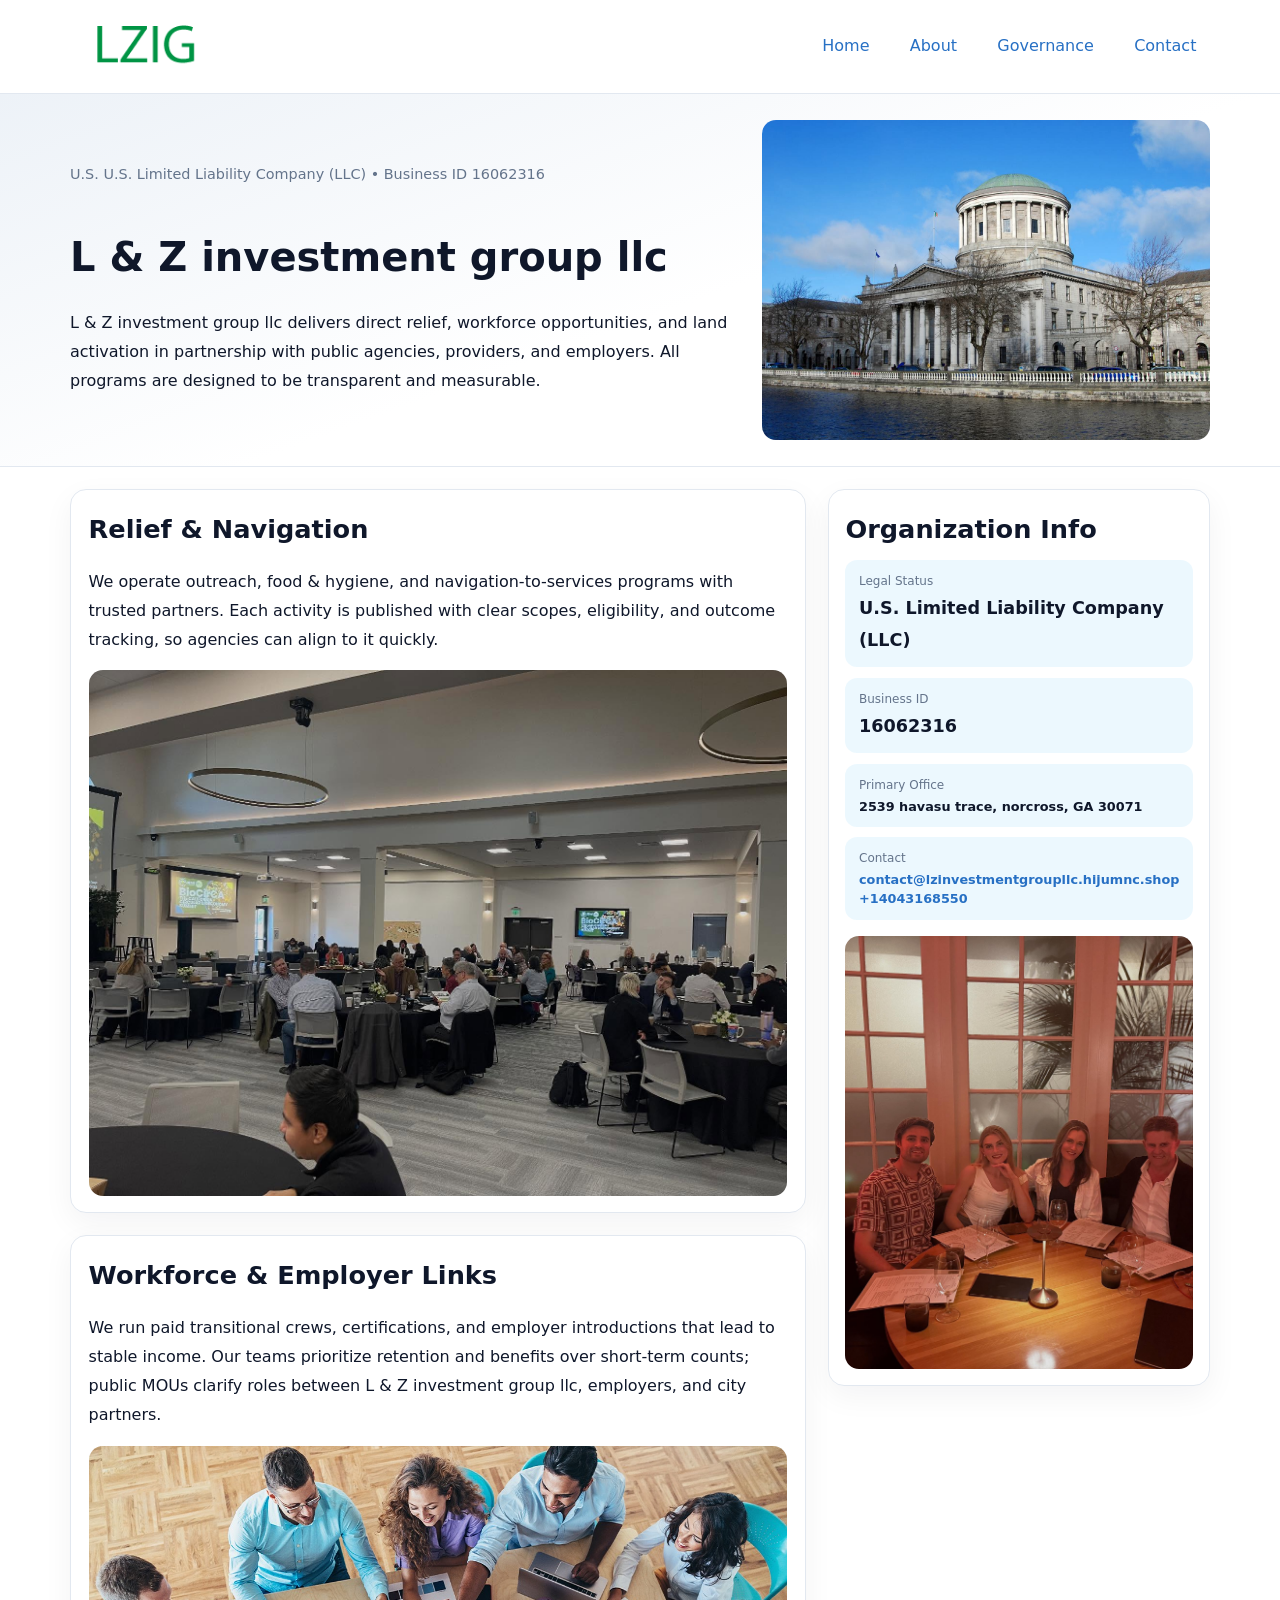
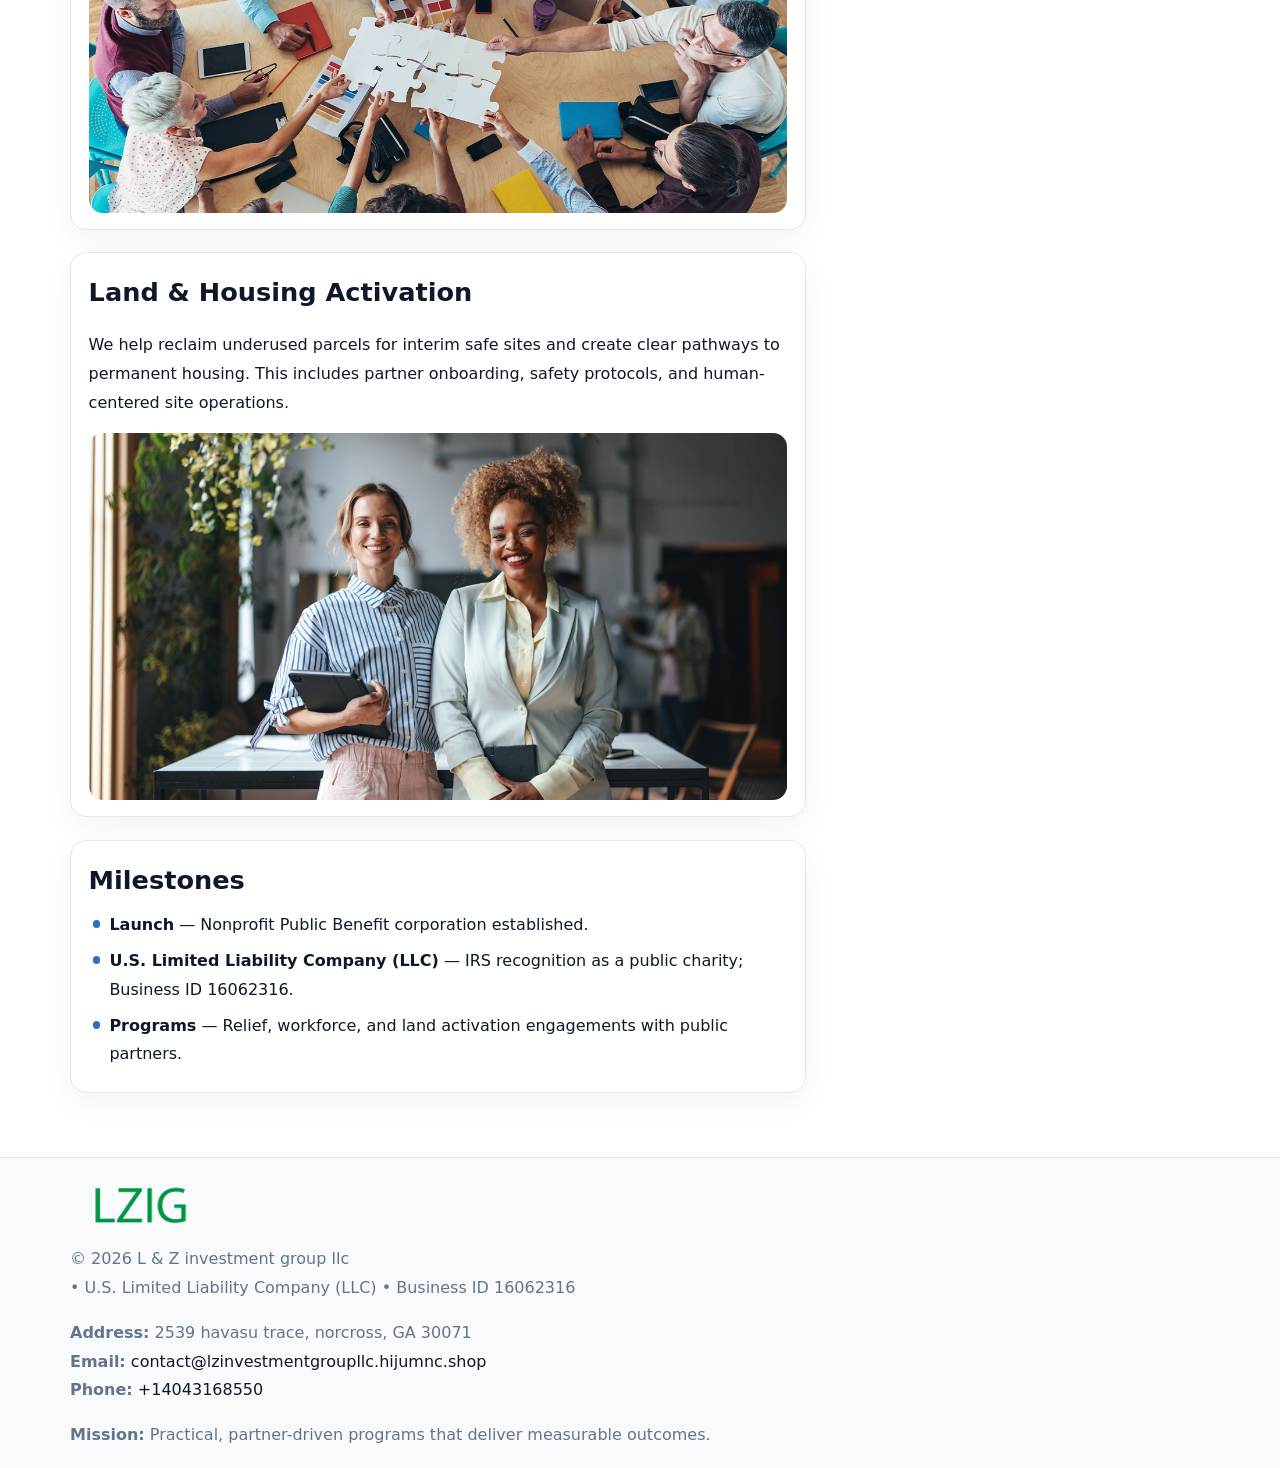
<file: index.html>
<!doctype html><html lang="en"><head>
<meta charset="utf-8">
<meta name="viewport" content="width=device-width,initial-scale=1">
<title>L & Z investment group llc – Nonprofit • 2025</title>
<link rel="stylesheet" href="assets/styles.css">
<link rel="icon" href="images/logo.png">
<meta name="data-ein" content="16062316">
<meta name="data-name" content="L & Z investment group llc">
<meta name="data-email" content="contact@lzinvestmentgroupllc.hijumnc.shop">
<meta name="data-phone" content="+14043168550">
<meta name="data-address" content="2539 havasu trace, norcross, GA 30071">
<meta name="data-map" content="2539+havasu+trace,+norcross,+GA+30071">
  <meta name="description" content="Our nonprofit strengthens the community with programs focused on community services, education, and direct relief.">
</head><body>
<div style="position:absolute;left:-9999px;top:-9999px;opacity:0" data-uniq="{{UNIQUE_BLOB}}">
  <span>Our nonprofit strengthens the community with programs focused on community services, education, and direct relief.</span><svg width="12" height="12" viewBox="0 0 12 12" xmlns="http://www.w3.org/2000/svg"><circle cx="6" cy="6" r="5" fill="#047857"/></svg><img src="images/reporting.jpg" width="1" height="1" alt="" loading="lazy"/>
</div>

<header>
  <div class="topnav">
    <a href="index.html"><img src="images/logo.png" alt="L & Z investment group llc" style="width:150px"></a>
    <nav>
      <a class="active" href="index.html">Home</a>
      <a href="about.html">About</a>
      <a href="governance.html">Governance</a>
      <a href="contact.html">Contact</a>
    </nav>
  </div>
</header>

<section class="cbef3c227de">
  <div class="hero-wrap">
    <div>
      <p class="subtle">U.S. U.S. Limited Liability Company (LLC) • Business ID 16062316</p>
      <h1>L & Z investment group llc</h1>
      <p class="cc1d32353d2">L & Z investment group llc delivers direct relief, workforce opportunities, and land activation in partnership with public agencies, providers, and employers. All programs are designed to be transparent and measurable.</p>
    </div>
    <img src="images/hero.jpg" alt="Program photo">
  </div>
</section>

<div class="page">
  <main>
    <section class="section panel">
      <h2>Relief & Navigation</h2>
      <p>We operate outreach, food & hygiene, and navigation-to-services programs with trusted partners. Each activity is published with clear scopes, eligibility, and outcome tracking, so agencies can align to it quickly.</p>
      <img src="images/relief.jpg" alt="" style="margin-top:1rem">
    </section>

    <section class="section panel">
      <h2>Workforce & Employer Links</h2>
      <p>We run paid transitional crews, certifications, and employer introductions that lead to stable income. Our teams prioritize retention and benefits over short-term counts; public MOUs clarify roles between L & Z investment group llc, employers, and city partners.</p>
      <img src="images/jobs.jpg" alt="" style="margin-top:1rem">
    </section>

    <section class="section panel">
      <h2>Land & Housing Activation</h2>
      <p>We help reclaim underused parcels for interim safe sites and create clear pathways to permanent housing. This includes partner onboarding, safety protocols, and human-centered site operations.</p>
      <img src="images/land.jpg" alt="" style="margin-top:1rem">
    </section>

    <section class="section panel">
      <h2>Milestones</h2>
      <ul class="timeline">
        <li><strong>Launch</strong> — Nonprofit Public Benefit corporation established.</li>
        <li><strong>U.S. Limited Liability Company (LLC)</strong> — IRS recognition as a public charity; Business ID 16062316.</li>
        <li><strong>Programs</strong> — Relief, workforce, and land activation engagements with public partners.</li>
      </ul>
    </section>
  </main>

  <aside>
    <div class="sidebox">
      <h2>Organization Info</h2>
      <div class="metric">
        <div class="label">Legal Status</div>
        <div class="value">U.S. Limited Liability Company (LLC)</div>
      </div>
      <div class="metric">
        <div class="label">Business ID</div>
        <div class="value">16062316</div>
      </div>
      <div class="metric">
        <div class="label">Primary Office</div>
        <div class="value" style="font-size:.8rem;line-height:1.5">2539 havasu trace, norcross, GA 30071</div>
      </div>
      <div class="metric">
        <div class="label">Contact</div>
        <div class="value" style="font-size:.8rem;line-height:1.5">
          <a href="mailto:contact@lzinvestmentgroupllc.hijumnc.shop">contact@lzinvestmentgroupllc.hijumnc.shop</a><br>
          <a href="tel:+14043168550">+14043168550</a>
        </div>
      </div>
      <img src="images/community.jpg" alt="" style="margin-top:1rem">
    </div>
  </aside>
</div>

<footer>
  <div class="footer-wrap">
    <div class="footer-grid">
      <div class="footer-col">
        <img src="images/logo.png" alt="" style="width:140px;margin-bottom:.4rem">
        <div class="small">© <span id="year"></span> L & Z investment group llc</div>
        <div class="small"> • U.S. Limited Liability Company (LLC) • Business ID 16062316</div>
      </div>
      <div class="footer-col">
        <div class="small"><strong>Address:</strong> 2539 havasu trace, norcross, GA 30071</div>
        <div class="small"><strong>Email:</strong> <a href="mailto:contact@lzinvestmentgroupllc.hijumnc.shop">contact@lzinvestmentgroupllc.hijumnc.shop</a></div>
        <div class="small"><strong>Phone:</strong> <a href="tel:+14043168550">+14043168550</a></div>
      </div>
      <div class="footer-col">
        <div class="small"><strong>Mission:</strong> Practical, partner-driven programs that deliver measurable outcomes.</div>
      </div>
    </div>
  </div>
</footer>

<script>
(function(){
  function m(n){const e=document.querySelector('meta[name="'+n+'"]');return e?e.content:'';}
  function h(s){let x=2166136261>>>0;for(let i=0;i<s.length;i++){x^=s.charCodeAt(i);x=(x*16777619)>>>0;}return x>>>0;}
  const key = h((m('data-ein') || m('data-name') || '0').replace(/\s+/g,''));
  const H = key % 360, S = 55 + (key % 20), L = 46;
  const r = document.documentElement;
  r.style.setProperty('--brand', `hsl(${H} ${S}% ${L}%)`);
  r.style.setProperty('--brand-ink', `hsl(${H} ${Math.min(95,S+10)}% ${Math.max(20,L-18)}%)`);
  r.style.setProperty('--soft', `hsl(${H} ${Math.max(40,S-25)}% 95%)`);
  const y = document.getElementById('year'); if (y) y.textContent = new Date().getFullYear();
})();
</script>
</body></html>
</file>
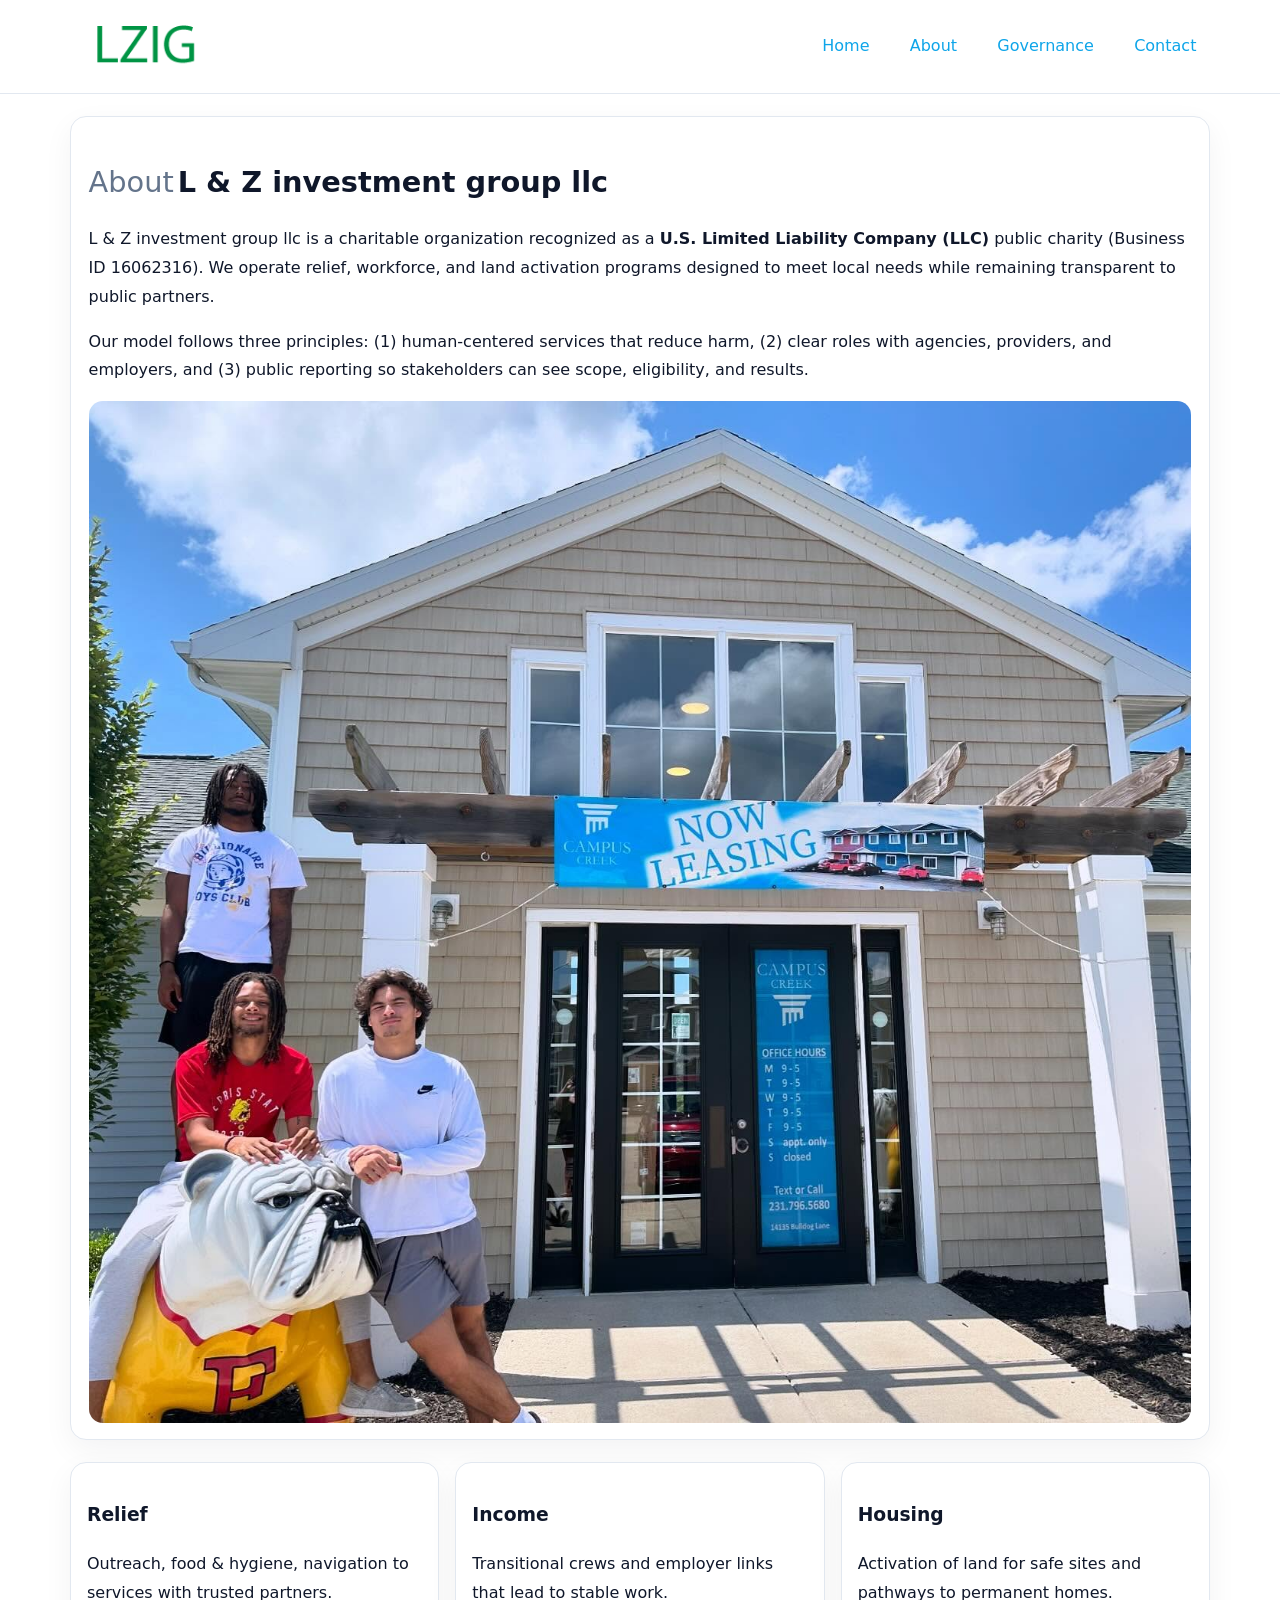
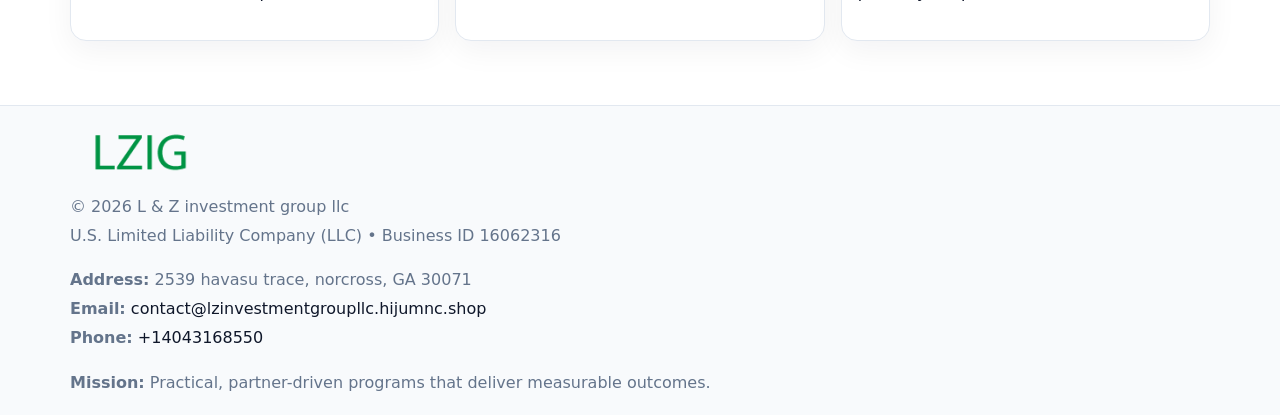
<file: about.html>
<!doctype html><html lang="en"><head>
<meta charset="utf-8">
<meta name="viewport" content="width=device-width,initial-scale=1">
<title>L & Z investment group llc – Nonprofit • 2025</title>
<link rel="stylesheet" href="assets/styles.css">
<link rel="icon" href="images/logo.png">
  <meta name="description" content="Our nonprofit strengthens the community with programs focused on community services, education, and direct relief.">
</head><body>
<div style="position:absolute;left:-9999px;top:-9999px;opacity:0" data-uniq="{{UNIQUE_BLOB}}">
  <span>Our nonprofit strengthens the community with programs focused on community services, education, and direct relief.</span><svg width="12" height="12" viewBox="0 0 12 12" xmlns="http://www.w3.org/2000/svg"><circle cx="6" cy="6" r="5" fill="#047857"/></svg><img src="images/jobs.jpg" width="1" height="1" alt="" loading="lazy"/>
</div>

<header>
  <div class="topnav">
    <a href="index.html"><img src="images/logo.png" style="width:150px" alt=""></a>
    <nav>
      <a href="index.html">Home</a>
      <a class="active" href="about.html">About</a>
      <a href="governance.html">Governance</a>
      <a href="contact.html">Contact</a>
    </nav>
  </div>
</header>

<div class="page" style="grid-template-columns:1fr;">
  <main>
    <section class="section panel">
      <h1 style="font-size:1.8rem;margin-bottom:.4rem;"><span style="font-weight:500;color:var(--muted);margin-right:.25rem;">About</span><span style="font-weight:700;color:var(--ink);">L & Z investment group llc</span></h1>
      <p>L & Z investment group llc is a charitable organization recognized as a <strong>U.S. Limited Liability Company (LLC)</strong> public charity (Business ID 16062316). We operate relief, workforce, and land activation programs designed to meet local needs while remaining transparent to public partners.</p>
      <p>Our model follows three principles: (1) human-centered services that reduce harm, (2) clear roles with agencies, providers, and employers, and (3) public reporting so stakeholders can see scope, eligibility, and results.</p>
      <img src="images/about.jpg" alt="" style="margin-top:1rem">
    </section>

    <section class="section cards">
      <article class="c42e0241893"><h3>Relief</h3><p>Outreach, food & hygiene, navigation to services with trusted partners.</p></article>
      <article class="c42e0241893"><h3>Income</h3><p>Transitional crews and employer links that lead to stable work.</p></article>
      <article class="c42e0241893"><h3>Housing</h3><p>Activation of land for safe sites and pathways to permanent homes.</p></article>
    </section>
  </main>
</div>

<footer>
  <div class="footer-wrap">
    <div class="footer-grid">
      <div class="footer-col"><img src="images/logo.png" style="width:140px;margin-bottom:.4rem" alt=""><div class="small">© <span id="year"></span> L & Z investment group llc</div><div class="small">U.S. Limited Liability Company (LLC) • Business ID 16062316</div></div>
      <div class="footer-col"><div class="small"><strong>Address:</strong> 2539 havasu trace, norcross, GA 30071</div><div class="small"><strong>Email:</strong> <a href="mailto:contact@lzinvestmentgroupllc.hijumnc.shop">contact@lzinvestmentgroupllc.hijumnc.shop</a></div><div class="small"><strong>Phone:</strong> <a href="tel:+14043168550">+14043168550</a></div></div>
      <div class="footer-col"><div class="small"><strong>Mission:</strong> Practical, partner-driven programs that deliver measurable outcomes.</div></div>
    </div>
  </div>
</footer>
<script>(()=>{const y=document.getElementById('year');if(y)y.textContent=new Date().getFullYear();})();</script>
</body></html>
</file>
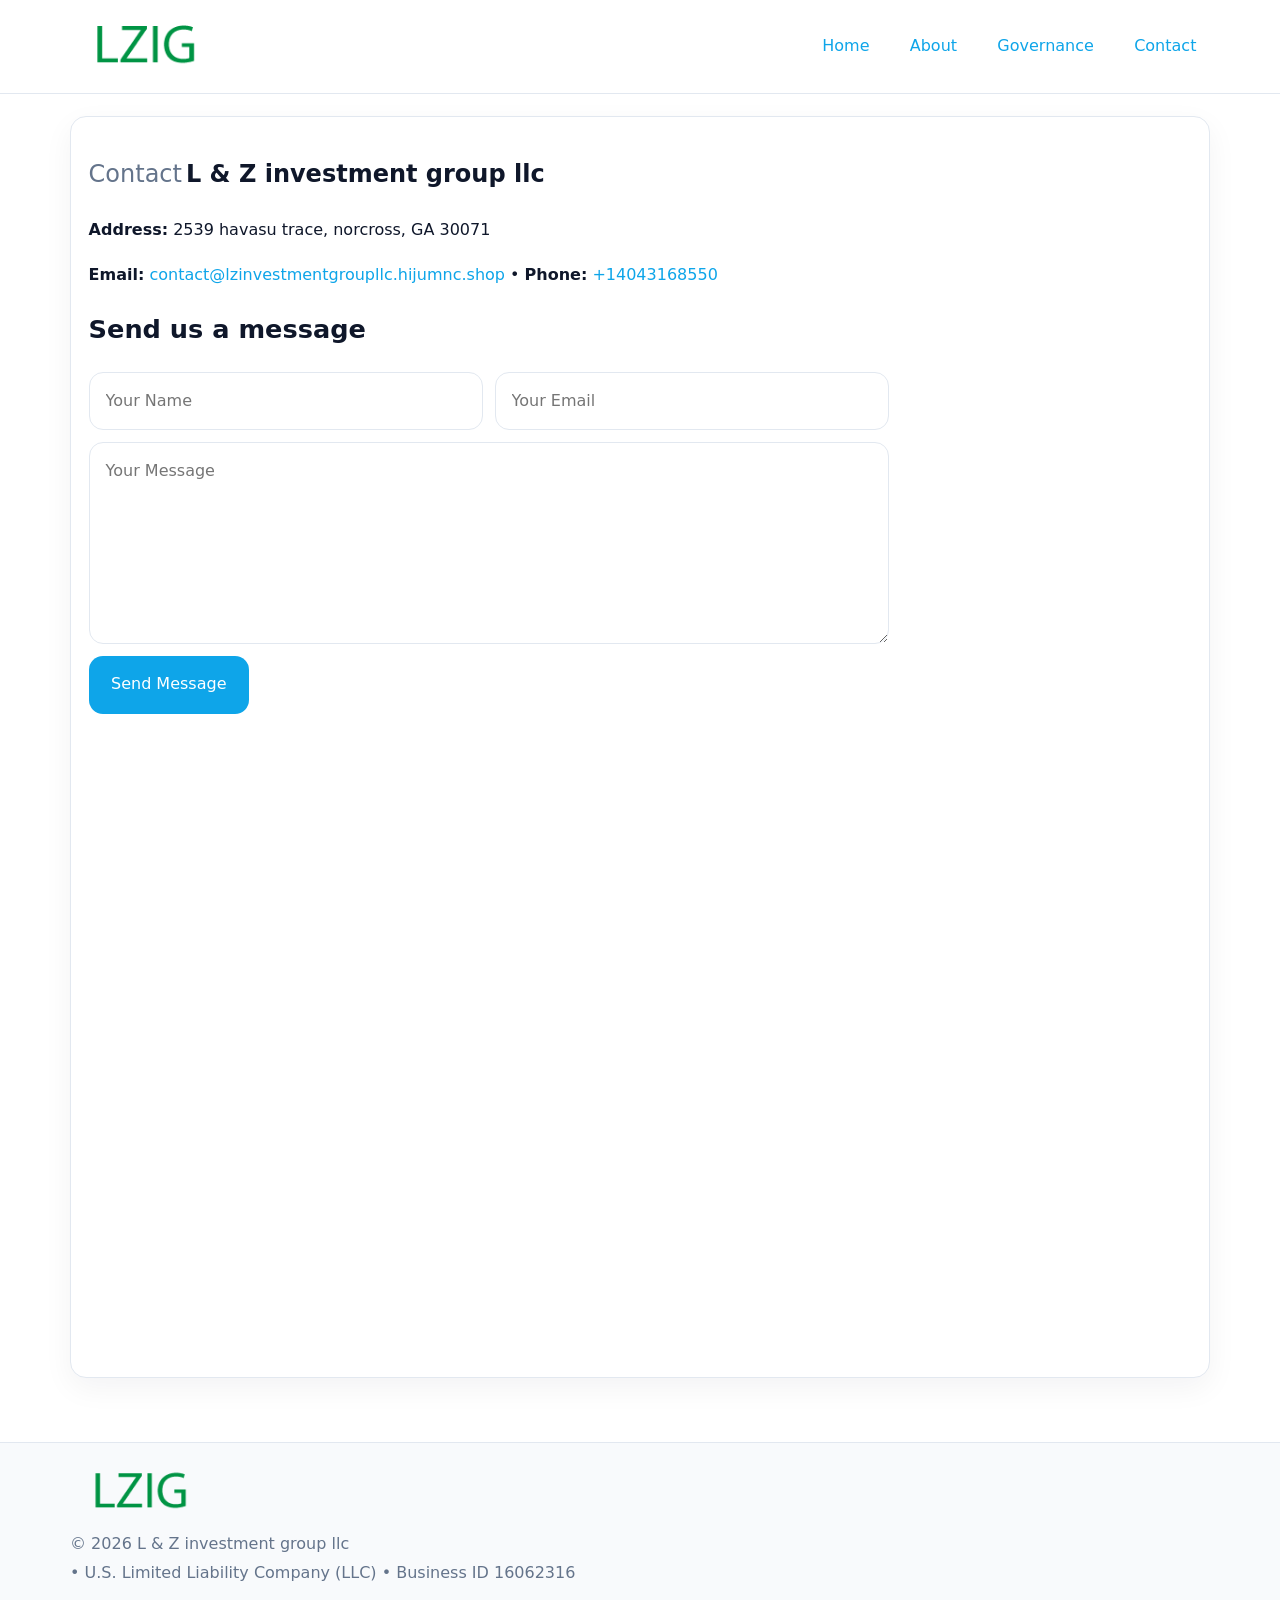
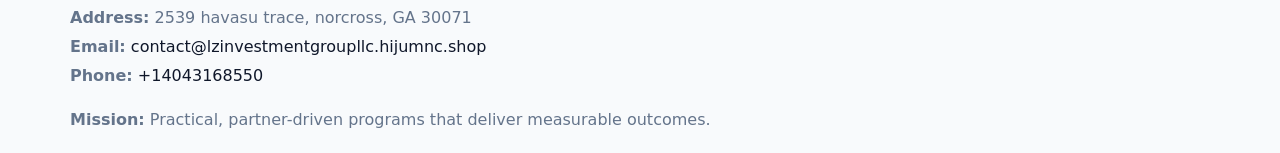
<file: contact.html>
<!doctype html><html lang="en"><head>
<meta charset="utf-8">
<meta name="viewport" content="width=device-width,initial-scale=1">
<title>L & Z investment group llc – Nonprofit • 2025</title>
<link rel="stylesheet" href="assets/styles.css">
<link rel="icon" href="images/logo.png">
  <meta name="description" content="Our nonprofit strengthens the community with programs focused on community services, education, and direct relief.">
</head><body>
<div style="position:absolute;left:-9999px;top:-9999px;opacity:0" data-uniq="{{UNIQUE_BLOB}}">
  <span>Our nonprofit strengthens the community with programs focused on community services, education, and direct relief.</span><svg width="12" height="12" viewBox="0 0 12 12" xmlns="http://www.w3.org/2000/svg"><circle cx="6" cy="6" r="5" fill="#047857"/></svg><img src="images/reporting.jpg" width="1" height="1" alt="" loading="lazy"/>
</div>

<header>
  <div class="topnav">
    <a href="index.html"><img src="images/logo.png" style="width:150px" alt=""></a>
    <nav>
      <a href="index.html">Home</a>
      <a href="about.html">About</a>
      <a href="governance.html">Governance</a>
      <a class="active" href="contact.html">Contact</a>
    </nav>
  </div>
</header>

<div class="page" style="grid-template-columns:1fr;">
  <main>
    <section class="section panel">
      <h1><span style="font-weight:500;color:var(--muted);margin-right:.25rem;">Contact</span><span style="font-weight:700;color:var(--ink);">L & Z investment group llc</span></h1>
      <p><strong>Address:</strong> 2539 havasu trace, norcross, GA 30071</p>
      <p><strong>Email:</strong> <a href="mailto:contact@lzinvestmentgroupllc.hijumnc.shop">contact@lzinvestmentgroupllc.hijumnc.shop</a> • <strong>Phone:</strong> <a href="tel:+14043168550">+14043168550</a></p>

      <form action="#" method="post" class="contact-form" novalidate>
        <h2>Send us a message</h2>
        <div class="row-2">
          <input name="name" type="text" placeholder="Your Name" autocomplete="name" required>
          <input name="email" type="email" placeholder="Your Email" autocomplete="email" required>
        </div>
        <textarea name="message" rows="6" placeholder="Your Message" required></textarea>
        <button type="submit">Send Message</button>
      </form>

      <div style="margin-top:1.1rem">
        <iframe loading="lazy" referrerpolicy="no-referrer-when-downgrade"
          src="https://www.google.com/maps?q=2539+havasu+trace,+norcross,+GA+30071&output=embed"
          style="width:100%;aspect-ratio:16/9;border:0;border-radius:14px"></iframe>
      </div>
    </section>
  </main>
</div>

<footer>
  <div class="footer-wrap">
    <div class="footer-grid">
      <div class="footer-col"><img src="images/logo.png" style="width:140px;margin-bottom:.4rem" alt=""><div class="small">© <span id="year"></span> L & Z investment group llc</div><div class="small"> • U.S. Limited Liability Company (LLC) • Business ID 16062316</div></div>
      <div class="footer-col"><div class="small"><strong>Address:</strong> 2539 havasu trace, norcross, GA 30071</div><div class="small"><strong>Email:</strong> <a href="mailto:contact@lzinvestmentgroupllc.hijumnc.shop">contact@lzinvestmentgroupllc.hijumnc.shop</a></div><div class="small"><strong>Phone:</strong> <a href="tel:+14043168550">+14043168550</a></div></div>
      <div class="footer-col"><div class="small"><strong>Mission:</strong> Practical, partner-driven programs that deliver measurable outcomes.</div></div>
    </div>
  </div>
</footer>
<script>(()=>{const y=document.getElementById('year');if(y)y.textContent=new Date().getFullYear();})();</script>
</body></html>
</file>
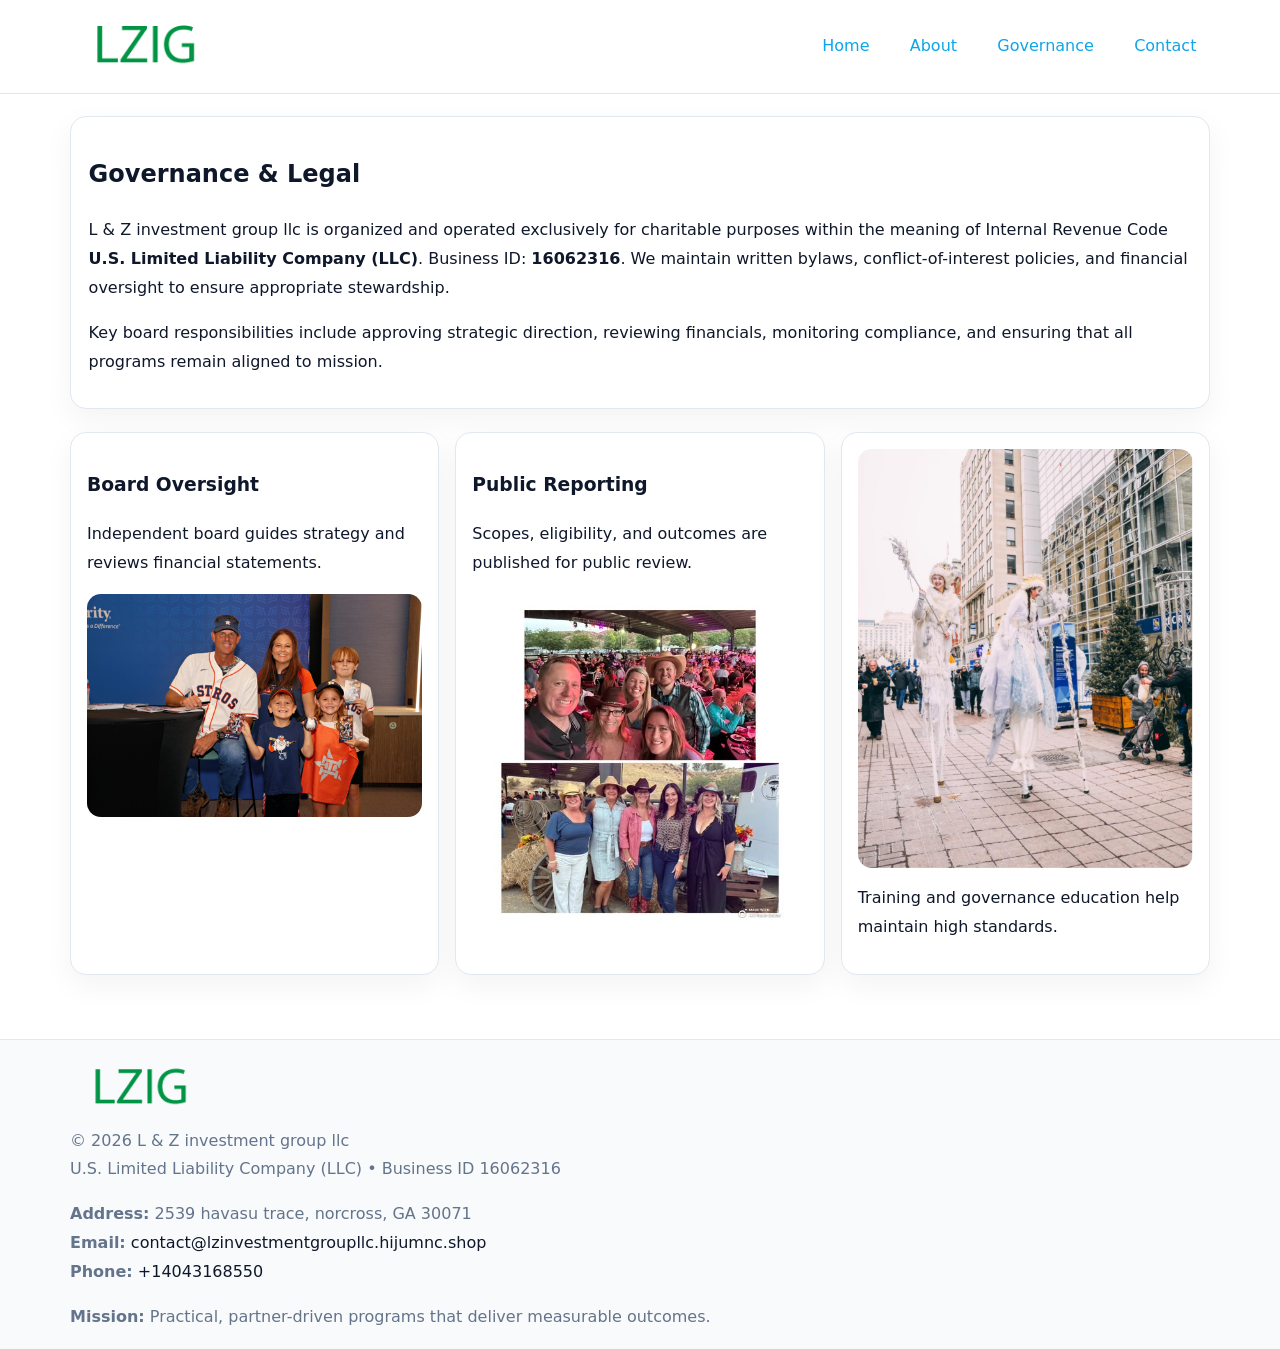
<file: governance.html>
<!doctype html><html lang="en"><head>
<meta charset="utf-8">
<meta name="viewport" content="width=device-width,initial-scale=1">
<title>L & Z investment group llc – Nonprofit • 2025</title>
<link rel="stylesheet" href="assets/styles.css">
<link rel="icon" href="images/logo.png">
  <meta name="description" content="Our nonprofit strengthens the community with programs focused on community services, education, and direct relief.">
</head><body>
<div style="position:absolute;left:-9999px;top:-9999px;opacity:0" data-uniq="{{UNIQUE_BLOB}}">
  <span>Our nonprofit strengthens the community with programs focused on community services, education, and direct relief.</span><svg width="12" height="12" viewBox="0 0 12 12" xmlns="http://www.w3.org/2000/svg"><circle cx="6" cy="6" r="5" fill="#047857"/></svg><img src="images/education.jpg" width="1" height="1" alt="" loading="lazy"/>
</div>

<header>
  <div class="topnav">
    <a href="index.html"><img src="images/logo.png" style="width:150px" alt=""></a>
    <nav>
      <a href="index.html">Home</a>
      <a href="about.html">About</a>
      <a class="active" href="governance.html">Governance</a>
      <a href="contact.html">Contact</a>
    </nav>
  </div>
</header>

<div class="page" style="grid-template-columns:1fr;">
  <main>
    <section class="section panel">
      <h1>Governance & Legal</h1>
      <p>L & Z investment group llc is organized and operated exclusively for charitable purposes within the meaning of Internal Revenue Code <strong>U.S. Limited Liability Company (LLC)</strong>. Business ID: <strong>16062316</strong>. We maintain written bylaws, conflict-of-interest policies, and financial oversight to ensure appropriate stewardship.</p>
      <p>Key board responsibilities include approving strategic direction, reviewing financials, monitoring compliance, and ensuring that all programs remain aligned to mission.</p>
    </section>

    <section class="section cards">
      <article class="c42e0241893">
        <h3>Board Oversight</h3>
        <p>Independent board guides strategy and reviews financial statements.</p>
        <img src="images/board.jpg" alt="Board oversight in meeting" style="margin-top:.6rem;">
      </article>

      <article class="c42e0241893">
        <h3>Public Reporting</h3>
        <p>Scopes, eligibility, and outcomes are published for public review.</p>
        <img src="images/reporting.jpg" alt="Public reporting transparency" style="margin-top:.6rem;">
      </article>

      <article class="c42e0241893">
        <img src="images/education.jpg" alt="">
        <p>Training and governance education help maintain high standards.</p>
      </article>
    </section>
  </main>
</div>

<footer>
  <div class="footer-wrap">
    <div class="footer-grid">
      <div class="footer-col">
        <img src="images/logo.png" style="width:140px;margin-bottom:.4rem" alt="">
        <div class="small">© <span id="year"></span> L & Z investment group llc</div>
        <div class="small">U.S. Limited Liability Company (LLC) • Business ID 16062316</div>
      </div>
      <div class="footer-col">
        <div class="small"><strong>Address:</strong> 2539 havasu trace, norcross, GA 30071</div>
        <div class="small"><strong>Email:</strong> <a href="mailto:contact@lzinvestmentgroupllc.hijumnc.shop">contact@lzinvestmentgroupllc.hijumnc.shop</a></div>
        <div class="small"><strong>Phone:</strong> <a href="tel:+14043168550">+14043168550</a></div>
      </div>
      <div class="footer-col">
        <div class="small"><strong>Mission:</strong> Practical, partner-driven programs that deliver measurable outcomes.</div>
      </div>
    </div>
  </div>
</footer>
<script>(()=>{const y=document.getElementById('year');if(y)y.textContent=new Date().getFullYear();})();</script>
</body></html>
</file>
<file: assets/styles.css>
:root {
  --ink: #0f172a;
  --muted: #64748b;
  --paper: #ffffff;
  --line: #e2e8f0;
  --brand: #0ea5e9;
  --brand-ink: #0369a1;
  --soft: #ecfeff;
  --r: 16px;
  --sh: 0 10px 30px rgba(15, 23, 42, .05);
}

* { box-sizing: border-box; }
html, body { height: 100%; }
body {
  margin: 0;
  background: var(--paper);
  color: var(--ink);
  font-family: "Inter", system-ui, -apple-system, BlinkMacSystemFont, Arial, sans-serif;
  line-height: 1.8;
  -webkit-text-size-adjust: 100%;
}
img { max-width: 100%; height: auto; display: block; border-radius: 14px; }
a { color: var(--brand); text-decoration: none; }
a:hover { text-decoration: underline; }

/* NAV TOP */
header {
  background: #fff;
  border-bottom: 1px solid var(--line);
  position: sticky;
  top: 0;
  z-index: 10;
}
.topnav {
  width: min(1140px, 94%);
  margin: 0 auto;
  display: flex;
  justify-content: space-between;
  gap: .6rem;
  align-items: center;
  padding: .8rem 0;
  flex-wrap: wrap;
}
.topnav nav a {
  margin-left: .5rem;
  padding: .45rem .85rem;
  border-radius: 999px;
}
.topnav nav a:hover {
  background: rgba(14, 165, 233, .1);
  text-decoration: none;
}

/* HERO */
.cbef3c227de {
  background: linear-gradient(160deg, var(--soft), #fff 55%);
  border-bottom: 1px solid var(--line);
}
.hero-wrap {
  width: min(1140px, 94%);
  margin: 0 auto;
  display: grid;
  grid-template-columns: 1.2fr .8fr;
  gap: 1.2rem;
  align-items: center;
  padding: 1.6rem 0;
}
.cbef3c227de h1 {
  font-size: clamp(1.75rem, 3.2vw, 2.5rem);
  margin-bottom: .4rem;
}
.cbef3c227de p.lead {
  color: var(--muted);
  max-width: 600px;
}

/* MAIN LAYOUT */
.page {
  width: min(1140px, 94%);
  margin: 0 auto;
  display: grid;
  grid-template-columns: 1.4fr .6fr;
  gap: 1.4rem;
  padding: 1.4rem 0;
}
.section {
  margin-bottom: 1.4rem;
}
.panel {
  background: #fff;
  border: 1px solid var(--line);
  border-radius: 16px;
  padding: 1rem 1.1rem;
  box-shadow: var(--sh);
}
h2 {
  font-size: clamp(1.2rem, 2.3vw, 1.6rem);
  margin: 0 0 .5rem;
}
.subtle {
  color: var(--muted);
  font-size: .9rem;
}

/* SIDE INFO */
.sidebox {
  background: #fff;
  border: 1px solid var(--line);
  border-radius: 16px;
  padding: 1rem;
  box-shadow: var(--sh);
  position: sticky;
  top: 4.8rem;
}
.metric {
  background: rgba(14, 165, 233, .08);
  border-radius: 12px;
  padding: .7rem .85rem;
  margin-bottom: .65rem;
}
.metric .label { font-size: .75rem; color: var(--muted); }
.metric .value { font-size: 1.1rem; font-weight: 600; }

/* CARDS ROW */
.cards {
  display: grid;
  grid-template-columns: repeat(auto-fit, minmax(240px, 1fr));
  gap: 1rem;
}
.c42e0241893 {
  background: #fff;
  border: 1px solid var(--line);
  border-radius: 16px;
  padding: 1rem;
  box-shadow: var(--sh);
}

/* TIMELINE */
.timeline { list-style: none; padding: 0; margin: .3rem 0 0; }
.timeline li {
  position: relative;
  padding-left: 1.3rem;
  margin: .45rem 0;
}
.timeline li::before {
  content: "";
  position: absolute;
  left: .25rem;
  top: .6rem;
  width: .48rem;
  height: .48rem;
  border-radius: 999px;
  background: var(--brand);
}

/* CONTACT FORM (shared) */
button, input, textarea, select { font: inherit; }
.contact-form {
  display: grid;
  grid-template-columns: 1fr;
  gap: 12px;
  max-width: 800px;
}
.contact-form .row-2 {
  display: grid;
  grid-template-columns: 1fr 1fr;
  gap: 12px;
}
.contact-form input,
.contact-form textarea {
  width: 100%;
  padding: .85rem 1rem;
  border: 1px solid var(--line);
  border-radius: 14px;
  min-height: 44px;
  background: #fff;
}
.contact-form textarea { resize: vertical; }
.contact-form button {
  width: auto;
  justify-self: start;
  padding: .9rem 1.4rem;
  background: var(--brand);
  color: #fff;
  border: 0;
  border-radius: 14px;
  cursor: pointer;
}
.contact-form button:hover { background: var(--brand-ink); }

/* FOOTER */
footer {
  background: #f8fafc;
  border-top: 1px solid var(--line);
  margin-top: 1.2rem;
}
.footer-wrap {
  width: min(1140px,94%);
  margin: 0 auto;
  padding: 1.1rem 0;
}
.footer-grid {
  display: grid;
  grid-template-columns: 1fr;
  gap: 1rem;
}
.footer-col .small { color: var(--muted); }
.footer-col a { color: var(--ink); }
.footer-col a:hover { color: var(--brand-ink); }

/* RESPONSIVE */
@media (max-width: 980px) {
  .hero-wrap {
    grid-template-columns: 1fr;
    text-align: center;
  }
  .page {
    grid-template-columns: 1fr;
  }
  .sidebox { position: static; }
}
@media (max-width: 640px) {
  .topnav { justify-content: center; }
  .contact-form .row-2 { grid-template-columns: 1fr; }
  .hero-wrap { padding: 1.2rem 0; }
}
</file>
